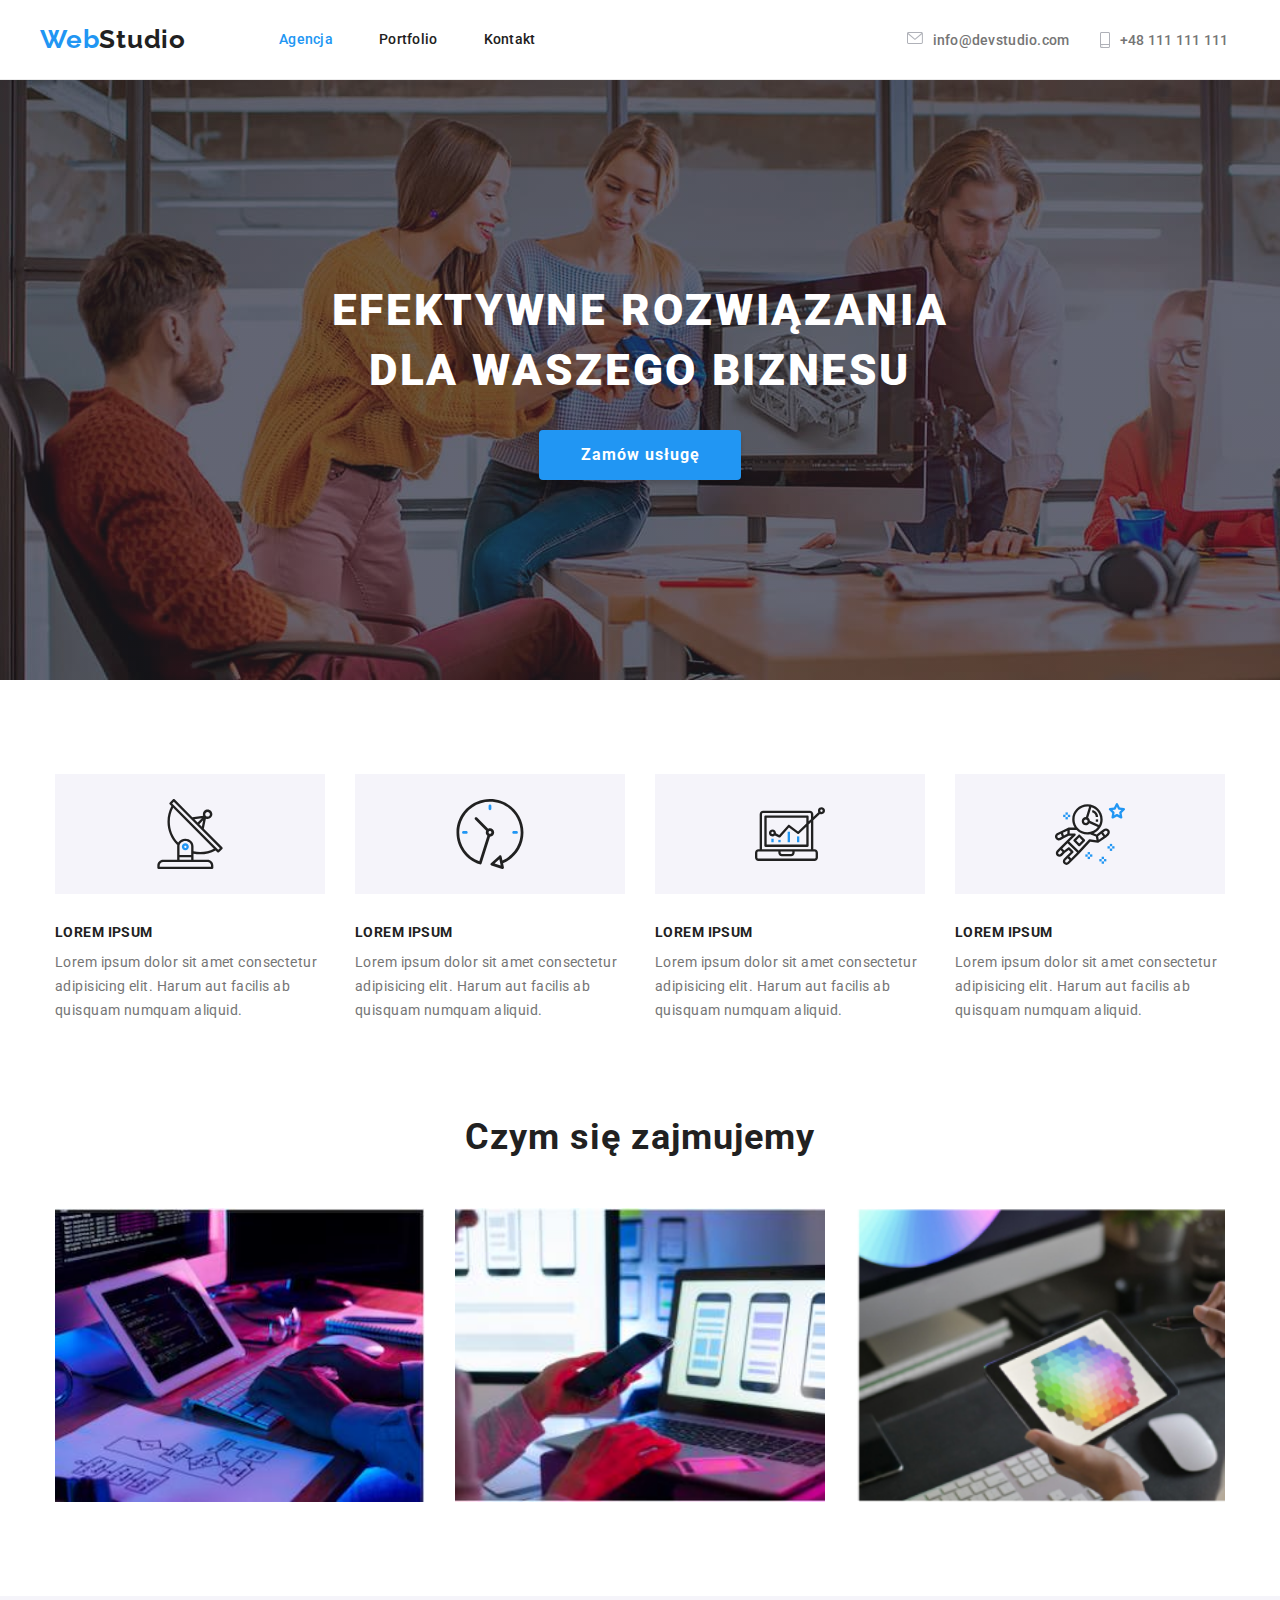
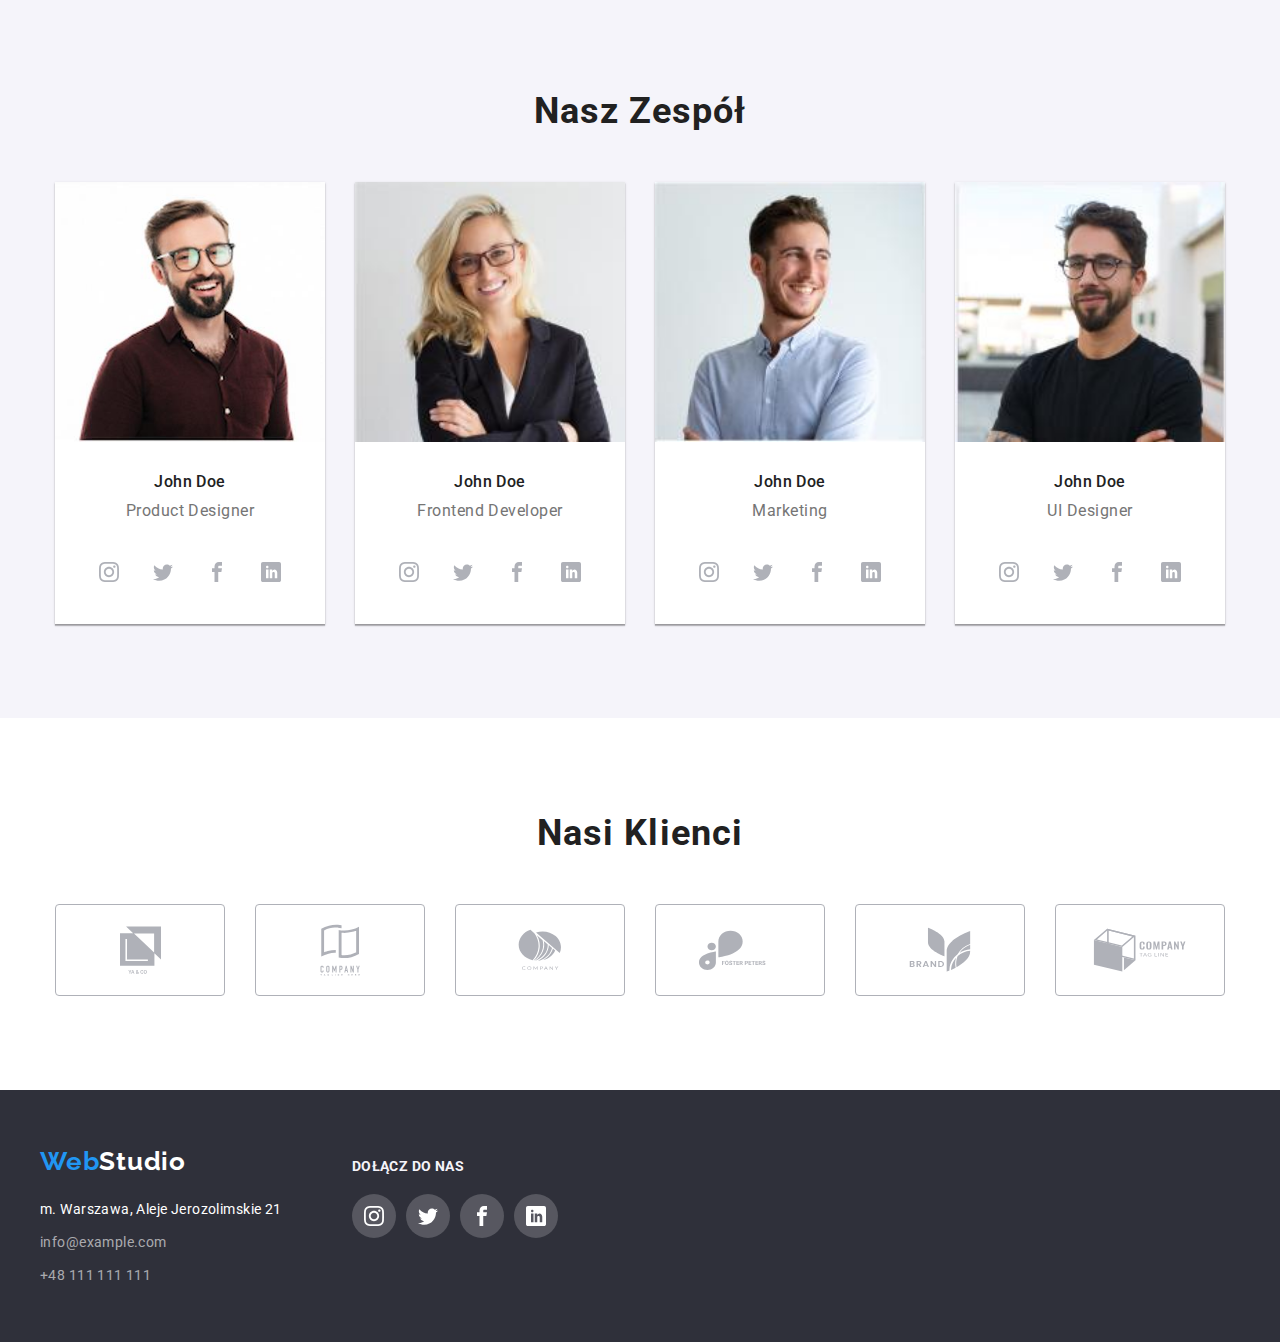
<file: index.html>
<!DOCTYPE html>
<html lang="en">
  <head>
    <meta charset="UTF-8" />
    <meta name="viewport" content="width=device-width, initial-scale=1.0" />
    <link rel="stylesheet" href="https://cdnjs.cloudflare.com/ajax/libs/modern-normalize/1.1.0/modern-normalize.css" />
    <link rel="stylesheet" href="./CSS/styles.css" />
    <link rel="preconnect" href="https://fonts.googleapis.com" />
    <link rel="preconnect" href="https://fonts.gstatic.com" crossorigin />
    <link href="https://fonts.googleapis.com/css2?family=Raleway:wght@700&family=Roboto:wght@400;500;700;900&display=swap" rel="stylesheet" />
    <title>Studio</title>
  </head>
  <body>
    <header class="border-header">
      <div class="container box-header">
        <a class="logo" href="./index.html">Web<span class="logo-recolor-top">Studio</span></a>
        <nav>
          <ul class="nav-list">
            <li>
              <a class="links links-curr-hl" href="./index.html">Agencja</a>
            </li>
            <li>
              <a class="links" href="./portfolio.html">Portfolio</a>
            </li>
            <li>
              <a class="links" href="./contacts.html">Kontakt</a>
            </li>
          </ul>
        </nav>
        <ul class="contact-list">
          <li>
            <a class="links links-contact envelope-icon icon-header" href="emailto:info@devstudio.com">
              <svg class="icon-header-spacing" width="16px" height="12px">
                <use href="./images/icons.svg#envelope"></use>
              </svg>
              info@devstudio.com
            </a>
          </li>
          <li>
            <a class="links links-contact phone-icon icon-header" href="tel:+48111111111">
              <svg class="icon-header-spacing" width="10px" height="16px">
                <use href="./images/icons.svg#smartphone"></use>
              </svg>
              +48 111 111 111
            </a>
          </li>
        </ul>
      </div>
    </header>
    <main>
      <section class="background-color-secondary">
        <div class="slider-background">
          <div class="box-slider container">
            <h1>
              Efektywne rozwiązania<br />
              dla waszego biznesu
            </h1>
            <button class="btn-order" type="button">Zamów usługę</button>
          </div>
        </div>
      </section>
      <section class="section section-lorem container">
        <ul class="box-our-speciality">
          <li>
            <div class="box-icon-our-speciality">
              <svg class="icon-our-speciality" width="70px" height="70px">
                <use href="./images/icons.svg#antenna"></use>
              </svg>
            </div>
            <h5 class="paragraph-heading">Lorem ipsum</h5>
            <p class="paragraph-text">Lorem ipsum dolor sit amet consectetur adipisicing elit. Harum aut facilis ab quisquam numquam aliquid.</p>
          </li>
          <li>
            <div class="box-icon-our-speciality">
              <svg class="icon-our-speciality" width="70px" height="70px">
                <use href="./images/icons.svg#clock"></use>
              </svg>
            </div>
            <h5 class="paragraph-heading">Lorem ipsum</h5>
            <p class="paragraph-text">Lorem ipsum dolor sit amet consectetur adipisicing elit. Harum aut facilis ab quisquam numquam aliquid.</p>
          </li>
          <li>
            <div class="box-icon-our-speciality">
              <svg class="icon-our-speciality" width="70px" height="70px">
                <use href="./images/icons.svg#diagram"></use>
              </svg>
            </div>
            <h5 class="paragraph-heading">Lorem ipsum</h5>
            <p class="paragraph-text">Lorem ipsum dolor sit amet consectetur adipisicing elit. Harum aut facilis ab quisquam numquam aliquid.</p>
          </li>
          <li>
            <div class="box-icon-our-speciality">
              <svg class="icon-our-speciality" width="70px" height="70px">
                <use href="./images/icons.svg#astronaut"></use>
              </svg>
            </div>
            <h5 class="paragraph-heading">Lorem ipsum</h5>
            <p class="paragraph-text">Lorem ipsum dolor sit amet consectetur adipisicing elit. Harum aut facilis ab quisquam numquam aliquid.</p>
          </li>
        </ul>
      </section>
      <section class="section container">
        <h2>Czym się zajmujemy</h2>
        <ul class="box-what-we-do">
          <li>
            <img src="./images/studio1.jpg" alt="Pisanie na klawiaturze" width="370" height="294" />
          </li>
          <li>
            <img src="./images/studio2.jpg" alt="Praca przy laptopie" width="370" height="294" />
          </li>
          <li>
            <img class="no-padding-margin" src="./images/studio3.jpg" alt="Praca na tablecie" width="370" height="294" />
          </li>
        </ul>
      </section>
      <section class="section background-almost-white">
        <div class="container">
          <h2>Nasz Zespół</h2>
          <ul class="box-our-team">
            <li class="background-color-white">
              <img src="./images/person1.jpg" alt="John Doe" width="270" height="260" />
              <h4>John Doe</h4>
              <p>Product Designer</p>
              <div class="our-team-socials">
                <a class="icon-socials" href="./index.html">
                  <svg class="icon-socials">
                    <use href="./images/icons.svg#instagram"width="20px" height="20px" x="12" y="12"></use>
                    </svg>
                </a>
                <a class="icon-socials" href="./index.html">
                  <svg class="icon-socials" >
                    <use href="./images/icons.svg#twitter"width="20px" height="20px" x="12" y="12"></use>
                    </svg>
                </a>
                 <a class="icon-socials" href="./index.html">
                  <svg class="icon-socials">
                    <use href="./images/icons.svg#facebook"width="20px" height="20px" x="12" y="12"></use>
                  </svg>
                 </a>
                  <a class="icon-socials" href="./index.html">
                    <svg class="icon-socials">
                      <use href="./images/icons.svg#linkedin"width="20px" height="20px" x="12" y="12"></use>
                    </svg>
                  </a>
                </div>
            </li>
            <li class="background-color-white">
              <img src="./images/person2.jpg" alt="John Doe" width="270" height="260" />
              <h4>John Doe</h4>
              <p>Frontend Developer</p>
              <div class="our-team-socials">
                <a class="icon-socials" href="./index.html">
                  <svg class="icon-socials">
                    <use href="./images/icons.svg#instagram"width="20px" height="20px" x="12" y="12"></use>
                    </svg>
                </a>
                <a class="icon-socials" href="./index.html">
                  <svg class="icon-socials" >
                    <use href="./images/icons.svg#twitter"width="20px" height="20px" x="12" y="12"></use>
                    </svg>
                </a>
                 <a class="icon-socials" href="./index.html">
                  <svg class="icon-socials">
                    <use href="./images/icons.svg#facebook"width="20px" height="20px" x="12" y="12"></use>
                  </svg>
                 </a>
                  <a class="icon-socials" href="./index.html">
                    <svg class="icon-socials">
                      <use href="./images/icons.svg#linkedin"width="20px" height="20px" x="12" y="12"></use>
                    </svg>
                  </a>
                </div>
            </li>
            <li class="background-color-white">
              <img src="./images/person3.jpg" alt="John Doe" width="270" height="260" />
              <h4>John Doe</h4>
              <p>Marketing</p>
              <div class="our-team-socials">
                <a class="icon-socials" href="./index.html">
                  <svg class="icon-socials">
                    <use href="./images/icons.svg#instagram"width="20px" height="20px" x="12" y="12"></use>
                    </svg>
                </a>
                <a class="icon-socials" href="./index.html">
                  <svg class="icon-socials" >
                    <use href="./images/icons.svg#twitter"width="20px" height="20px" x="12" y="12"></use>
                    </svg>
                </a>
                 <a class="icon-socials" href="./index.html">
                  <svg class="icon-socials">
                    <use href="./images/icons.svg#facebook"width="20px" height="20px" x="12" y="12"></use>
                  </svg>
                 </a>
                  <a class="icon-socials" href="./index.html">
                    <svg class="icon-socials">
                      <use href="./images/icons.svg#linkedin"width="20px" height="20px" x="12" y="12"></use>
                    </svg>
                  </a>
                </div>
            </li>
            <li class="background-color-white">
              <img src="./images/person4.jpg" alt="John Doe" width="270" height="260" />
              <h4>John Doe</h4>
              <p>UI Designer</p>
              <div class="our-team-socials">
                <a class="icon-socials" href="./index.html">
                  <svg class="icon-socials">
                    <use href="./images/icons.svg#instagram"width="20px" height="20px" x="12" y="12"></use>
                    </svg>
                </a>
                <a class="icon-socials" href="./index.html">
                  <svg class="icon-socials" >
                    <use href="./images/icons.svg#twitter"width="20px" height="20px" x="12" y="12"></use>
                    </svg>
                </a>
                 <a class="icon-socials" href="./index.html">
                  <svg class="icon-socials">
                    <use href="./images/icons.svg#facebook"width="20px" height="20px" x="12" y="12"></use>
                  </svg>
                 </a>
                  <a class="icon-socials" href="./index.html">
                    <svg class="icon-socials">
                      <use href="./images/icons.svg#linkedin"width="20px" height="20px" x="12" y="12"></use>
                    </svg>
                  </a>
                </div>
            </li>
          </ul>
        </div>
      </section>
      <section class="section">
        <div class="container">
          <h2>Nasi Klienci</h2>
          <ul class="box-our-clients">
            <li>
              <a class="box-icons-our-clients" href="./index.html">
                <svg class="icon-our-clients" width="41px" height="46,7px">
                  <use href="./images/icons.svg#client-1"></use>
                </svg>
              </a>
            </li>
            <a class="box-icons-our-clients" href="./index.html">
              <svg class="icon-our-clients" width="40px" height="52px">
                <use href="./images/icons.svg#client-2"></use>
              </svg>
            </a>
            <li>
              <a class="box-icons-our-clients" href="./index.html">
                <svg class="icon-our-clients" width="43.45px" height="41.17px">
                  <use href="./images/icons.svg#client-3"></use>
                </svg>
              </a>
            </li>
            <li>
              <a class="box-icons-our-clients" href="./index.html">
                <svg class="icon-our-clients" width="84.44px" height="40.61px">
                  <use href="./images/icons.svg#client-4"></use>
                </svg>
              </a>
            </li>
            <li>
              <a class="box-icons-our-clients" href="./index.html">
                <svg class="icon-our-clients" width="62.53px" height="45.42px">
                  <use href="./images/icons.svg#client-5"></use>
                </svg>
              </a>
            </li>
            <li>
              <a class="box-icons-our-clients" href="./index.html">
                <svg class="icon-our-clients" width="93.78px" height="43.92px">
                  <use href="./images/icons.svg#client-6"></use>
                </svg>
              </a>
            </li>
          </ul>
        </div>
      </section>
    </main>
    <footer class="background-color-secondary">
      <div class="container box-footer">
        <div>
          <a class="logo logo-footer" href="./index.html">Web<span class="logo-recolor-bottom">Studio</span></a>
          <address class="addr box-address">
            m. Warszawa, Aleje Jerozolimskie 21
            <a class="links links-contact-bottom" href="mailto:info@example.com">info@example.com</a>
            <a class="links links-contact-bottom" href="tel:+48111111111">+48 111 111 111</a>
          </address>
        </div>
        <div class="box-socials-footer">
          <h2 class="social-heading-footer">Dołącz do nas</h2>
          <div class="socials-footer">
            <a class="icon-social-footer" href="./index.html">
              <svg class="icon-social-footer">
                <use href="./images/icons.svg#instagram" width="20" height="20" x="12" y="12"></use>
              </svg>
            </a>
            <a class="icon-social-footer" href="./index.html">
              <svg class="icon-social-footer">
                <use href="./images/icons.svg#twitter" width="20" height="20" x="12" y="12"></use>
              </svg>
            </a>
            <a class="icon-social-footer" href="./index.html">
              <svg class="icon-social-footer">
                <use href="./images/icons.svg#facebook" width="20" height="20" x="12" y="12"></use>
              </svg>
            </a>
            <a class="icon-social-footer" href="./index.html">
              <svg class="icon-social-footer">
                <use href="./images/icons.svg#linkedin" width="20" height="20" x="12" y="12"></use>
              </svg>
            </a>
          </div>
        </div>
      </div>
    </footer>
  </body>
</html>
</file>
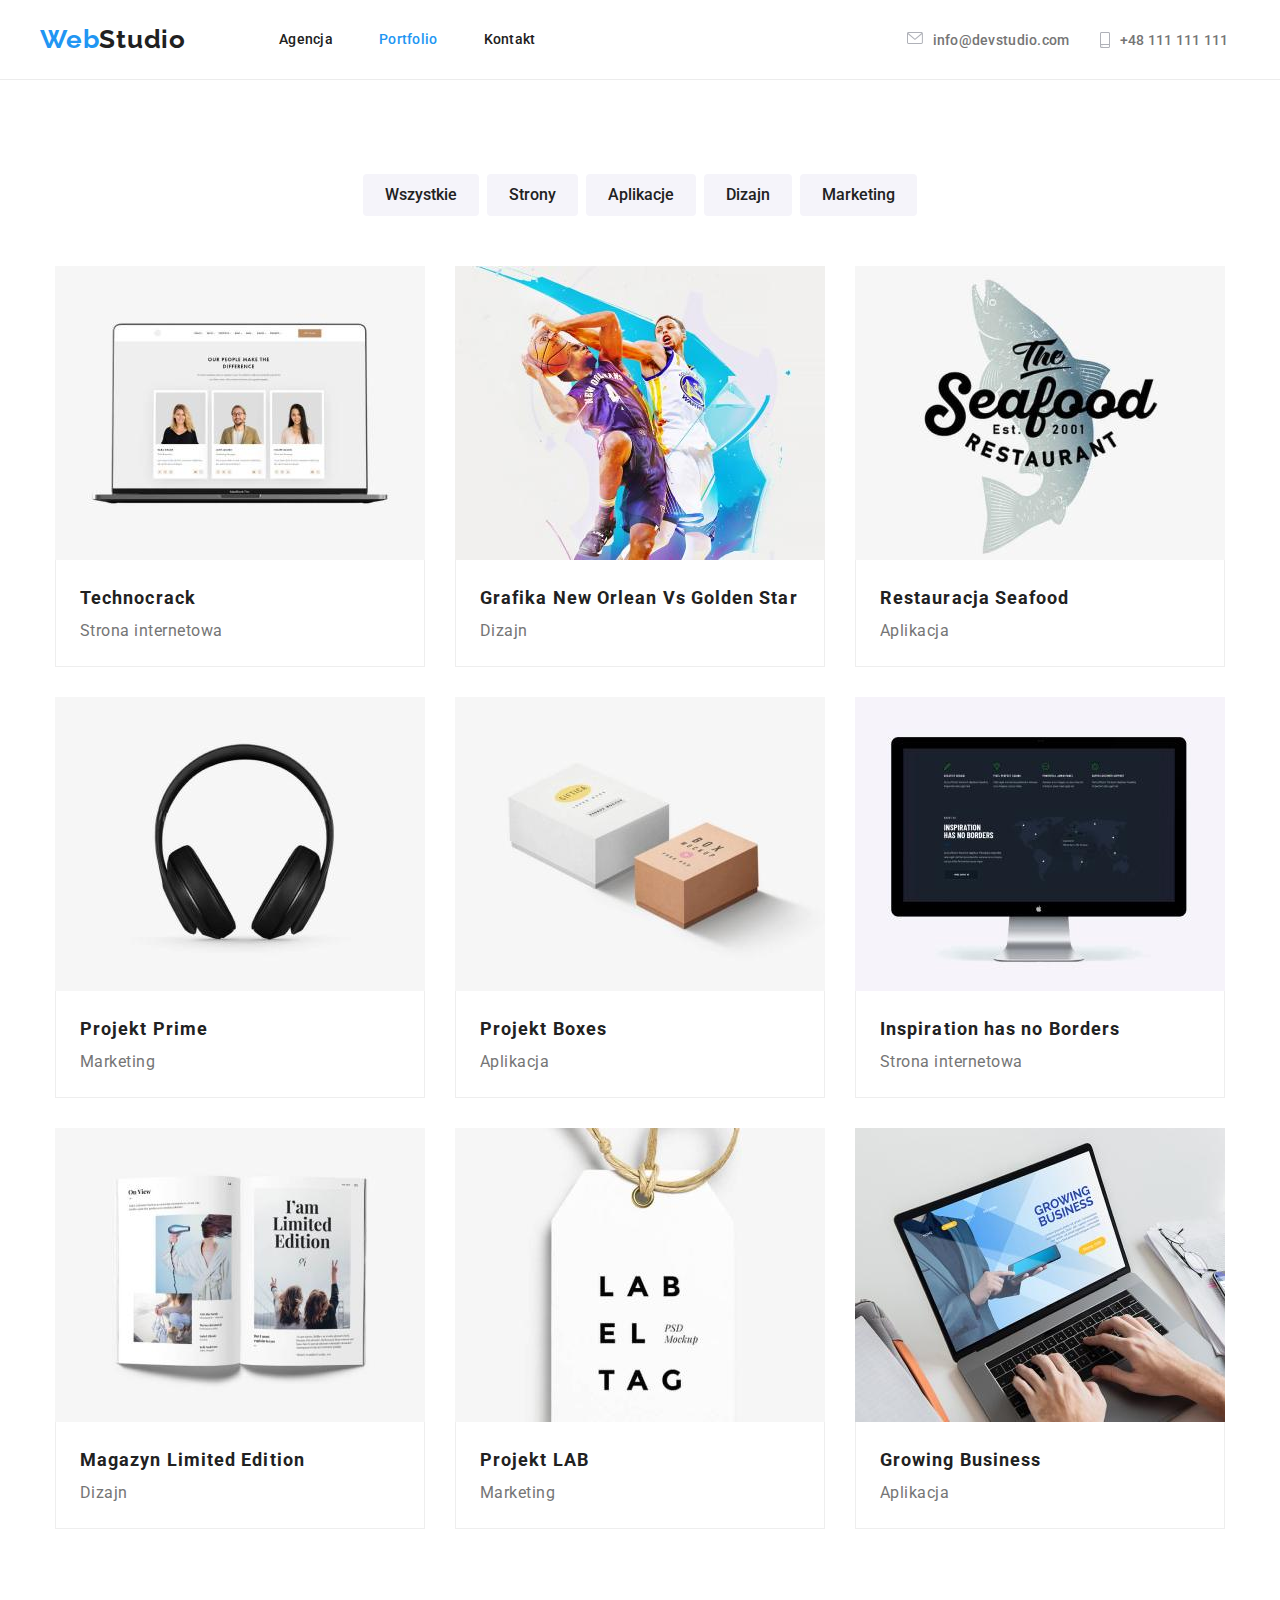
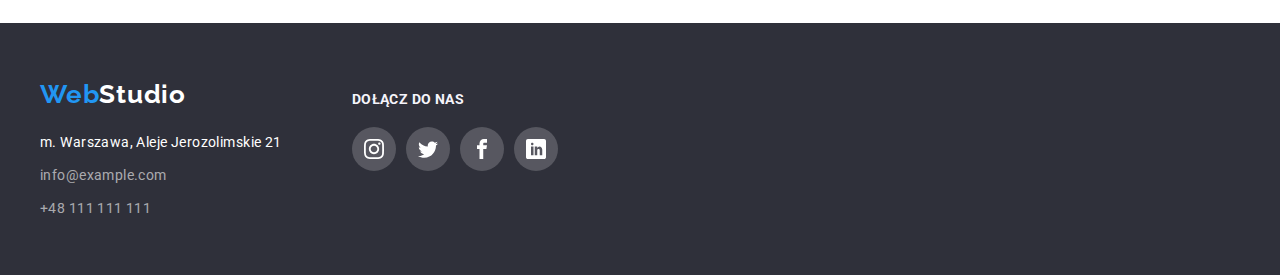
<file: portfolio.html>
<!DOCTYPE html>
<html lang="en">
  <head>
    <meta charset="UTF-8" />
    <meta name="viewport" content="width=device-width, initial-scale=1.0" />
    <link rel="stylesheet" href="https://cdnjs.cloudflare.com/ajax/libs/modern-normalize/1.1.0/modern-normalize.css" />
    <link rel="stylesheet" href="./CSS/styles.css" />
    <link href="https://fonts.googleapis.com/css2?family=Raleway:wght@700&family=Roboto:wght@400;500;700;900&display=swap" rel="stylesheet" />
    <title>Portfolio</title>
  </head>
  <body>
    <header class="border-header">
      <div class="container box-header">
        <a class="logo" href="./index.html">Web<span class="logo-recolor-top">Studio</span></a>
        <nav>
          <ul class="nav-list">
            <li>
              <a class="links" href="./index.html">Agencja</a>
            </li>
            <li>
              <a class="links links-curr-hl" href="./portfolio.html">Portfolio</a>
            </li>
            <li>
              <a class="links" href="./contacts.html">Kontakt</a>
            </li>
          </ul>
        </nav>
        <ul class="contact-list">
          <li>
            <a class="links links-contact envelope-icon icon-header" href="emailto:info@devstudio.com">
              <svg class="icon-header-spacing" width="16px" height="12px">
                <use href="./images/icons.svg#envelope"></use>
              </svg>
              info@devstudio.com
            </a>
          </li>
          <li>
            <a class="links links-contact phone-icon icon-header" href="tel:+48111111111">
              <svg class="icon-header-spacing" width="10px" height="16px">
                <use href="./images/icons.svg#smartphone"></use>
              </svg>
              +48 111 111 111
            </a>
          </li>
        </ul>
      </div>
    </header>
    <main>
      <section class="container section">
        <div class="box-button">
          <button class="btn" type="button">Wszystkie</button>
          <button class="btn" type="button">Strony</button>
          <button class="btn" type="button">Aplikacje</button>
          <button class="btn" type="button">Dizajn</button>
          <button class="btn" type="button">Marketing</button>
        </div>
        <ul class="box-gallery">
          <li class="card-product background-color-white">
            <img src="./images/portfolio1.jpg" alt="internet site on a laptop screen picturing 3 people" width="370" height="294" />
            <div class="image-caption-border">
              <h6 class="image-caption-main">Technocrack</h6>
              <p class="image-caption-secondary">Strona internetowa</p>
            </div>
          </li>
          <li class="card-product background-color-white">
            <img src="./images/portfolio2.jpg" alt="two basketball players midair" width="370" height="294" />
            <div class="image-caption-border">
              <h6 class="image-caption-main">Grafika New Orlean Vs Golden Star</h6>
              <p class="image-caption-secondary">Dizajn</p>
            </div>
          </li>
          <li class="card-product background-color-white">
            <img src="./images/portfolio3.jpg" alt="seafood restaurant logo with fancy fonts and picture of a fish" width="370" height="294" />
            <div class="image-caption-border">
              <h6 class="image-caption-main">Restauracja Seafood</h6>
              <p class="image-caption-secondary">Aplikacja</p>
            </div>
          </li>
          <li class="card-product background-color-white">
            <img src="./images/portfolio4.jpg" alt="wireless headphones on a white background" width="370" height="294" />
            <div class="image-caption-border">
              <h6 class="image-caption-main">Projekt Prime</h6>
              <p class="image-caption-secondary">Marketing</p>
            </div>
          </li>
          <li class="card-product background-color-white">
            <img src="./images/portfolio5.jpg" alt="white and beige cardbord boxes on a white background" width="370" height="294" />
            <div class="image-caption-border">
              <h6 class="image-caption-main">Projekt Boxes</h6>
              <p class="image-caption-secondary">Aplikacja</p>
            </div>
          </li>
          <li class="card-product background-color-white">
            <img src="./images/portfolio6.jpg" alt="pc screen showing world map and an inspirational quote" width="370" height="294" />
            <div class="image-caption-border">
              <h6 class="image-caption-main">Inspiration has no Borders</h6>
              <p class="image-caption-secondary">Strona internetowa</p>
            </div>
          </li>
          <li class="card-product background-color-white">
            <img src="./images/portfolio7.jpg" alt="Opened magazine showing two pages with pictures and text" width="370" height="294" />
            <div class="image-caption-border">
              <h6 class="image-caption-main">Magazyn Limited Edition</h6>
              <p class="image-caption-secondary">Dizajn</p>
            </div>
          </li>
          <li class="card-product background-color-white">
            <img src="./images/portfolio8.jpg" alt="hanging white label some black text on it" width="370" height="294" />
            <div class="image-caption-border">
              <h6 class="image-caption-main">Projekt LAB</h6>
              <p class="image-caption-secondary">Marketing</p>
            </div>
          </li>
          <li class="card-product background-color-white">
            <img src="./images/portfolio9.jpg" alt="person writing on a laptop, growing business header is seen on it's screen" width="370" height="294" />
            <div class="image-caption-border">
              <h6 class="image-caption-main">Growing Business</h6>
              <p class="image-caption-secondary">Aplikacja</p>
            </div>
          </li>
        </ul>
      </section>
    </main>
    <footer class="background-color-secondary">
      <div class="container box-footer">
        <div>
          <a class="logo logo-footer" href="./index.html">Web<span class="logo-recolor-bottom">Studio</span></a>
          <address class="addr box-address">
            m. Warszawa, Aleje Jerozolimskie 21
            <a class="links links-contact-bottom" href="mailto:info@example.com">info@example.com</a>
            <a class="links links-contact-bottom" href="tel:+48111111111">+48 111 111 111</a>
          </address>
        </div>
        <div class="box-socials-footer">
          <h2 class="social-heading-footer">Dołącz do nas</h2>
          <div class="socials-footer">
            <a class="icon-social-footer" href="./index.html">
              <svg class="icon-social-footer">
                <use href="./images/icons.svg#instagram" width="20" height="20" x="12" y="12"></use>
              </svg>
            </a>
            <a class="icon-social-footer" href="./index.html">
              <svg class="icon-social-footer">
                <use href="./images/icons.svg#twitter" width="20" height="20" x="12" y="12"></use>
              </svg>
            </a>
            <a class="icon-social-footer" href="./index.html">
              <svg class="icon-social-footer">
                <use href="./images/icons.svg#facebook" width="20" height="20" x="12" y="12"></use>
              </svg>
            </a>
            <a class="icon-social-footer" href="./index.html">
              <svg class="icon-social-footer">
                <use href="./images/icons.svg#linkedin" width="20" height="20" x="12" y="12"></use>
              </svg>
            </a>
          </div>
        </div>
      </div>
    </footer>
  </body>
</html>
</file>
<file: CSS/styles.css>
:root {
  --backgroundColorMain: #e5e5e5;
  --backgroundColorSecondary: #2f303a;
  --fontColorMain: #212121;
  --fontColorSecondary: #757575;
  --selectionColor: #2196f3;
  --colorWhite: #ffffff;
  --colorWhiteTransp: #ffffff99;
  --colorAlmostWhite: #f5f4fa;
  --colorGrey: #ececec;
  --colorAlmostWhiteTwo: #eeeeee;
  --colorIconInactive: #afb1b8;
  --colorIconBackgroundFooter: #ffffff1a;
  --colorBackgroundImage: #2f303a66;
}
body {
  font-family: "Roboto", "Raleway", sans-serif;
  color: var(--fontColorMain);
  background-color: var(--colorWhite);
}
h1 {
  font-weight: 900;
  font-size: 44px;
  line-height: 60px;
  letter-spacing: 0.06em;
  text-align: center;
  text-transform: uppercase;
  color: var(--colorWhite);
  margin: 0;
}
h2 {
  font-weight: 700;
  font-size: 36px;
  line-height: 42px;
  text-align: center;
  letter-spacing: 0.03em;
  margin: 0 0 50px 0;
}
h3 {
  padding: 60px 0 20px 0;
  margin: 0;
}
h4 {
  font-weight: 500;
  font-size: 16px;
  line-height: 19px;
  letter-spacing: 0.03em;
  margin: 0 0 10px 0;
}
h5 {
  font-weight: 700;
  font-size: 14px;
  line-height: 16px;
  letter-spacing: 0.03em;
  text-transform: uppercase;
  color: var(--fontColorMain);
  margin: 0 0 10px 0;
}
h6 {
  font-weight: 500;
  font-size: 16px;
  line-height: 19px;
  letter-spacing: 0.03em;
  margin: 0;
}
ul {
  list-style: none;
  padding: 0;
  margin: 0;
}
p {
  font-size: 14px;
  line-height: 24px;
  letter-spacing: 0.03em;
  color: var(--fontColorSecondary);
  margin: 0;
}
.logo {
  font-family: "Raleway";
  font-style: normal;
  font-weight: 700;
  font-size: 26px;
  line-height: 31px;
  letter-spacing: 0.03em;
  color: var(--selectionColor);
  text-decoration: none;
  margin: 0;
}
.border-header {
  border-bottom: 1px solid var(--colorGrey);
}
.logo-recolor-top {
  color: var(--fontColorMain);
}
.logo-recolor-bottom {
  color: var(--colorWhite);
}
.links {
  text-decoration: none;
  color: var(--fontColorMain);
  font-weight: 500;
  font-size: 14px;
  line-height: 16px;
  letter-spacing: 0.02em;
}
.links:hover {
  color: var(--selectionColor);
}
.links:focus {
  color: var(--selectionColor);
}
.links-curr-hl {
  color: var(--selectionColor);
}
.links-contact {
  color: var(--fontColorSecondary);
}
.links-contact:focus {
  color: var(--selectionColor);
}
.links-contact-bottom {
  font-style: normal;
  font-weight: 400;
  font-size: 14px;
  line-height: 24px;
  letter-spacing: 0.03em;
  color: var(--colorWhiteTransp);
}
.links-contact-bottom-underline {
  text-decoration: underline;
}
.btn {
  background-color: var(--colorAlmostWhite);
  color: var(--fontColorMain);
  font-weight: 500;
  font-size: 16px;
  line-height: 30px;
  border-style: none;
  border-radius: 4px;
  padding: 6px 22px;
}
.btn:hover {
  background-color: var(--selectionColor);
  color: var(--colorWhite);
  cursor: pointer;
  box-shadow: 0px 3px 1px rgba(0, 0, 0, 0.1), 0px 1px 2px rgba(0, 0, 0, 0.88),
    0px 2px 2px rgba(0, 0, 0, 0.12);
}
.btn:focus {
  background-color: var(--selectionColor);
  color: var(--colorWhite);
  cursor: pointer;
}
.btn-order {
  background: var(--selectionColor);
  color: var(--colorWhite);
  background: var(--selectionColor);
  border-radius: 4px;
  border-style: none;
  font-weight: 700;
  font-size: 16px;
  line-height: 30px;
  letter-spacing: 0.06em;
  padding: 10px 41px 10px 42px;
  box-shadow: 0px 4px 4px rgba(0, 0, 0, 0.15);
}
.btn-order:hover {
  background: var(--selectionColor);
  color: var(--colorWhite);
  cursor: pointer;
  box-shadow: 0px 3px 1px rgba(0, 0, 0, 0.1), 0px 1px 2px rgba(0, 0, 0, 0.08),
    0px 2px 2px rgba(0, 0, 0, 0.12);
}
.btn-order:focus {
  background: var(--colorAlmostWhite);
  color: var(--fontColorMain);
  cursor: pointer;
}
.container {
  width: 1200px;
  margin: 0 auto;
  padding: 0 15px;
}
.section {
  padding: 94px 0px;
}
.section-lorem {
  padding: 94px 15px 0 15px;
}
.box-header {
  display: flex;
  align-items: center;
  padding: 24px 0;
}
.nav-list {
  display: flex;
  gap: 46px;
  margin-left: 93px;
}
.contact-list {
  display: flex;
  gap: 30px;
  margin-left: 371px;
  align-items: center;
  justify-content: center;
}
.box-slider {
  display: flex;
  flex-direction: column;
  align-items: center;
  justify-content: center;
  gap: 30px;
  padding: 200px 0;
}
.background-color-secondary {
  background: var(--backgroundColorSecondary);
}
.box-our-speciality {
  display: flex;
  justify-content: flex-start;
  gap: 30px;
}
.box-what-we-do {
  display: flex;
  justify-content: center;
  gap: 30px;
  padding: 0 15px;
}
.box-what-we-do > li > img {
  display: block;
}
.box-our-team {
  display: flex;
  justify-content: center;
  gap: 30px;
  text-align: center;
  padding: 0 15px;
}
.box-button {
  display: flex;
  flex-wrap: wrap;
  justify-content: center;
  gap: 8px;
  margin-bottom: 50px;
}
.box-button:hover {
  transition: 0.4s;
}

.box-gallery {
  display: flex;
  flex-wrap: wrap;
  justify-content: center;
  gap: 30px;
}
.card-product > img {
  display: block;
}
.card-product:hover {
  box-shadow: 0px 1px 1px rgba(0, 0, 0, 0.12), 0px 4px 4px rgba(0, 0, 0, 0.06), 1px 4px 6px rgba(0, 0, 0, 0.16);
  transition: 0.2s;
  cursor: pointer;
}

.background-almost-white {
  background: var(--colorAlmostWhite);
}
.background-color-white {
  background: var(--colorWhite);
}
.box-our-team li {
  box-shadow: 0px 1px 3px rgba(0, 0, 0, 0.12), 0px 1px 1px rgba(0, 0, 0, 0.14),
    0px 2px 1px rgba(0, 0, 0, 0.2);
}
.box-our-team > li > img {
  display: block;
  margin-bottom: 30px;
}
.box-our-team > li > p {
  font-weight: 400;
  font-size: 16px;
  line-height: 19px;
  margin-bottom: 30px;
}
.person-position {
  font-size: 16px;
  line-height: 1.187;
  letter-spacing: 0.03em;
  color: var(--fontColorSecondary);
}
.image-caption-main {
  font-weight: 700;
  font-size: 18px;
  line-height: 36px;
  letter-spacing: 0.06em;
}
.image-caption-secondary {
  font-size: 16px;
  line-height: 30px;
  color: var(--fontColorSecondary);
}
.image-caption-border {
  border-left: 1px solid var(--colorAlmostWhiteTwo);
  border-right: 1px solid var(--colorAlmostWhiteTwo);
  border-bottom: 1px solid var(--colorAlmostWhiteTwo);
  padding: 20px 24px;
}
.box-our-clients {
  display: flex;
  justify-content: center;
  gap: 30px;
  padding: 0;
}
.box-icons-our-clients {
  display: flex;
  width: 170px;
  height: 92px;
  justify-content: center;
  align-items: center;
  border: 1px solid var(--colorIconInactive);
  background-color: var(--colorWhite);
  border-radius: 4px;
}
.box-icons-our-clients:hover svg,
.box-icons-our-clients:focus svg,
.box-icons-our-clients:hover,
.box-icons-our-clients:focus {
  fill: var(--selectionColor);
  border-color: var(--selectionColor);
  transition: 0.4s;
  outline: none;
}
.icon-our-clients {
  fill: var(--colorIconInactive);
}
.icon-our-clients:hover svg,
.icon-our-clients:focus svg {
  fill: var(--selectionColor);
  transition: 0.4s;
}

.box-icon-our-speciality {
  display: flex;
  justify-content: center;
  align-items: center;
  width: 270px;
  height: 120px;
  background-color: var(--colorAlmostWhite);
  margin: 0px 0px 30px;
}
.envelope-icon,
.phone-icon {
  fill: var(--colorIconInactive);
  transition: 0.2s;
}
.envelope-icon:hover,
.envelope-icon:focus,
.phone-icon:hover,
.phone-icon:focus {
  fill: var(--selectionColor);
  transition: 0.2s;
}
.icon-header {
  display: flex;
  text-align: center;
  justify-content: center;
}
.icon-header-spacing {
  margin-right: 10px;
}
.our-team-socials {
  display: flex;
  justify-content: center;
  align-items: center;
  gap: 10px;
  margin-bottom: 30px;
}
.icon-socials {
  fill: var(--colorIconInactive);
  background-color: var(--colorWhite);
  border-radius: 50%;
  width: 44px;
  height: 44px;
}

.box-footer {
  display: flex;
  align-items:flex-start;
  flex-direction:center;
  gap: 70px;
  padding: 55.5px 0;
}
.addr {
  font-style: normal;
  font-size: 14px;
  line-height: 24px;
  letter-spacing: 0.03em;
  color: var(--colorWhite);
  margin-top: 20px;
}
.box-address {
  display: flex;
  flex-direction: column;
  align-items:flex-start;
  gap: 9px;
}
.icon-socials:hover svg,
.icon-socials:focus svg {
  fill: var(--colorWhite);
  background-color: var(--selectionColor);
  border-radius: 50%;
  width: 44px;
  height: 44px;
  transition: 0.4s;
}
.box-socials-footer {
  margin-top: 12px;
}
.social-heading-footer {
  font-weight: 700;
  font-size: 14px;
  color: var(--colorAlmostWhite);
  letter-spacing: 0.03em;
  line-height: 16px;
  text-transform: uppercase;
  text-align: start;
  margin-bottom: 20px;
}
.socials-footer {
  display: flex;
  justify-content: center;
  align-items: center;
  gap: 10px;
}
.icon-social-footer {
  width: 44px;
  height: 44px;
  border-radius: 50%;
  background-color: var(--colorIconBackgroundFooter);
  fill: var(--colorWhite);
  transition: 0.02s;
}
.icon-social-footer:hover svg,
.icon-social-footer:focus svg {
  transition: 0.4s;
  background-color: var(--selectionColor);
}
.slider-background {
background-image: linear-gradient(
  var(--colorBackgroundImage),
  var(--colorBackgroundImage)
),
url(../images/sliderbg.jpg);
max-width: 1600px;
margin: 0 auto;
</file>
